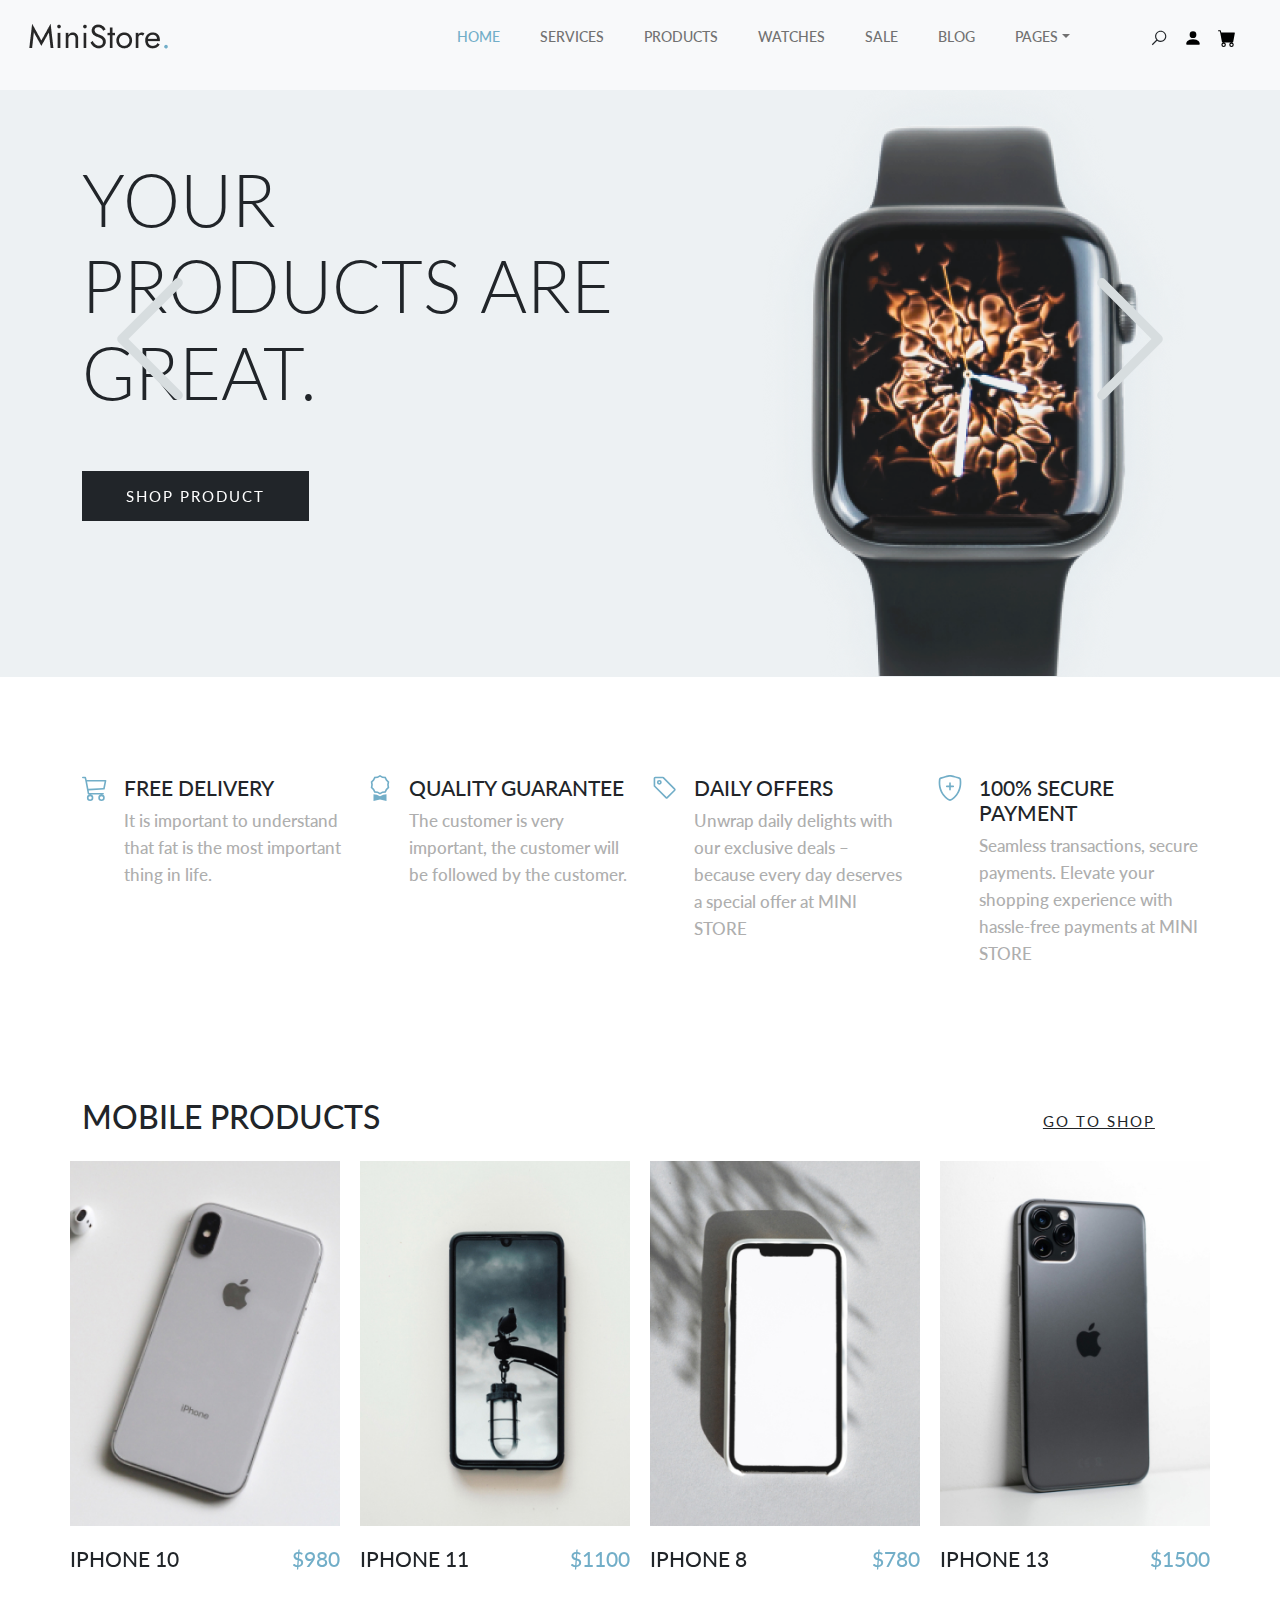
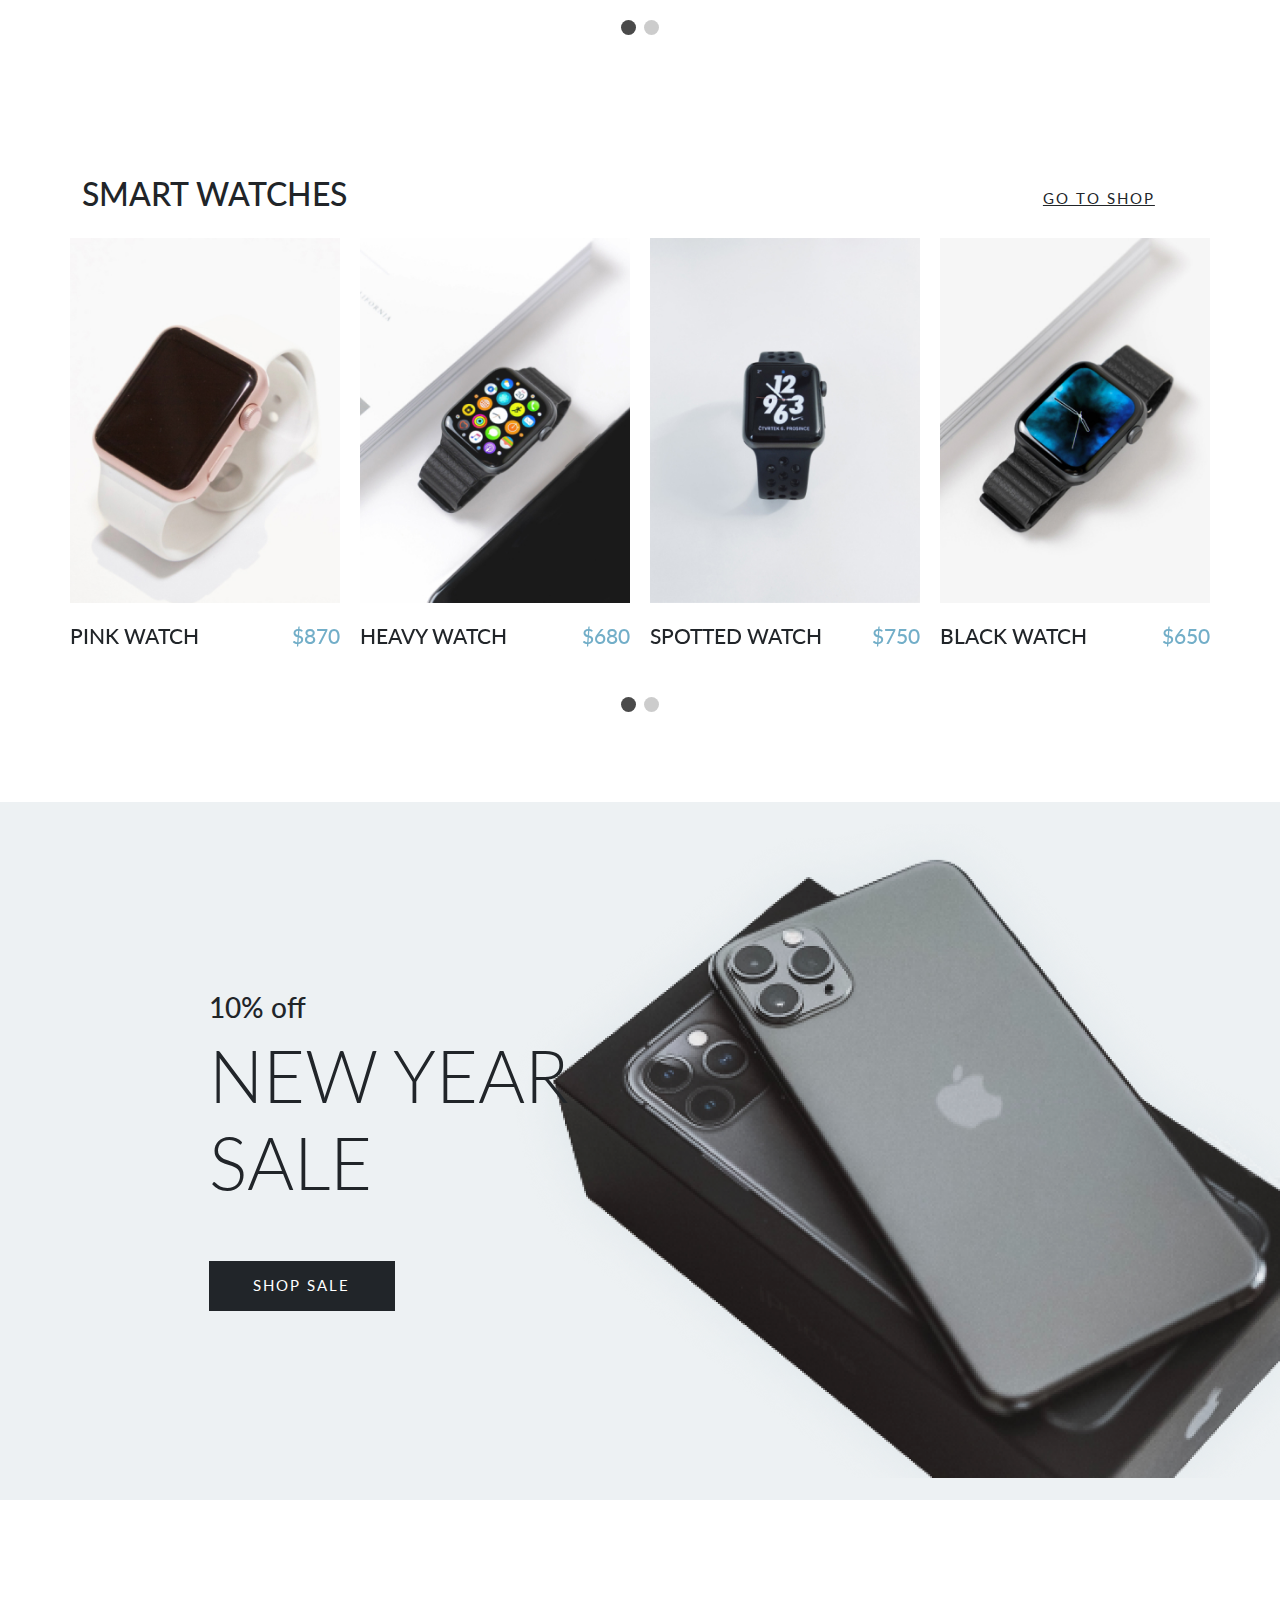
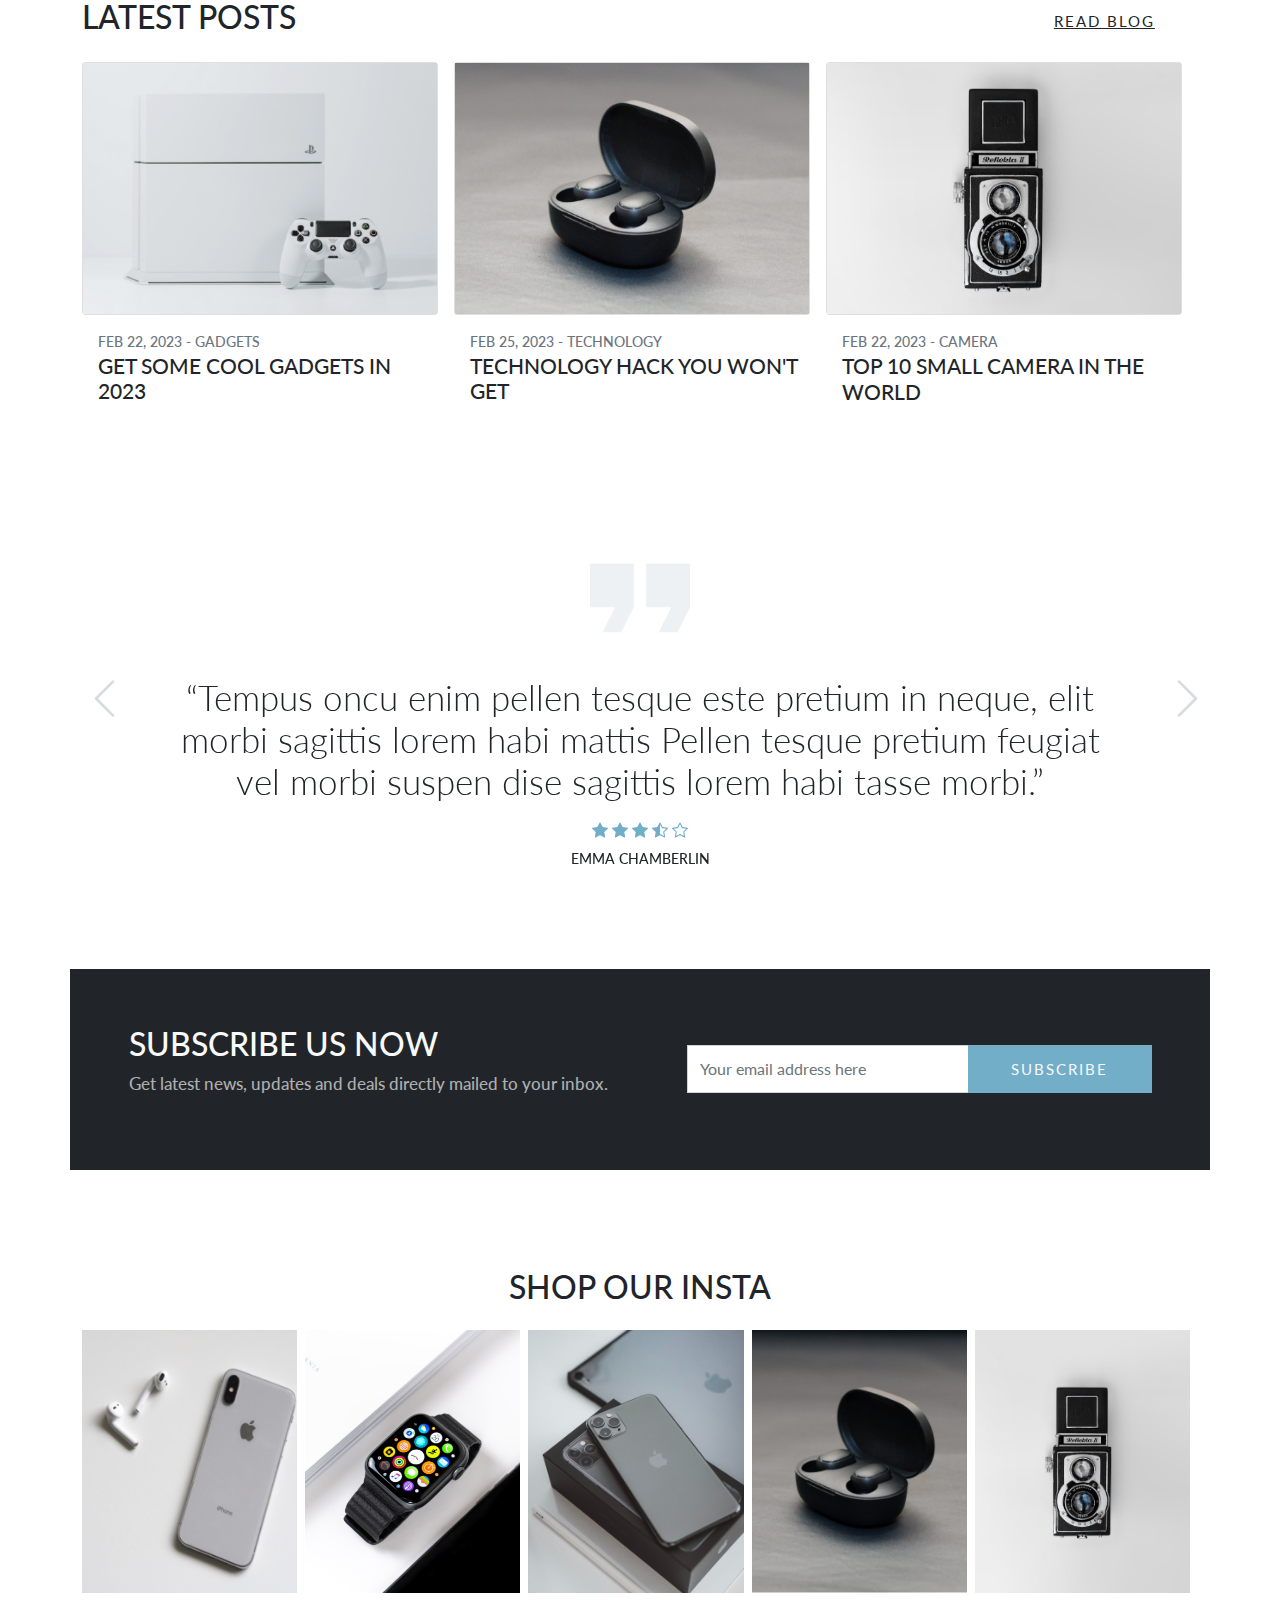
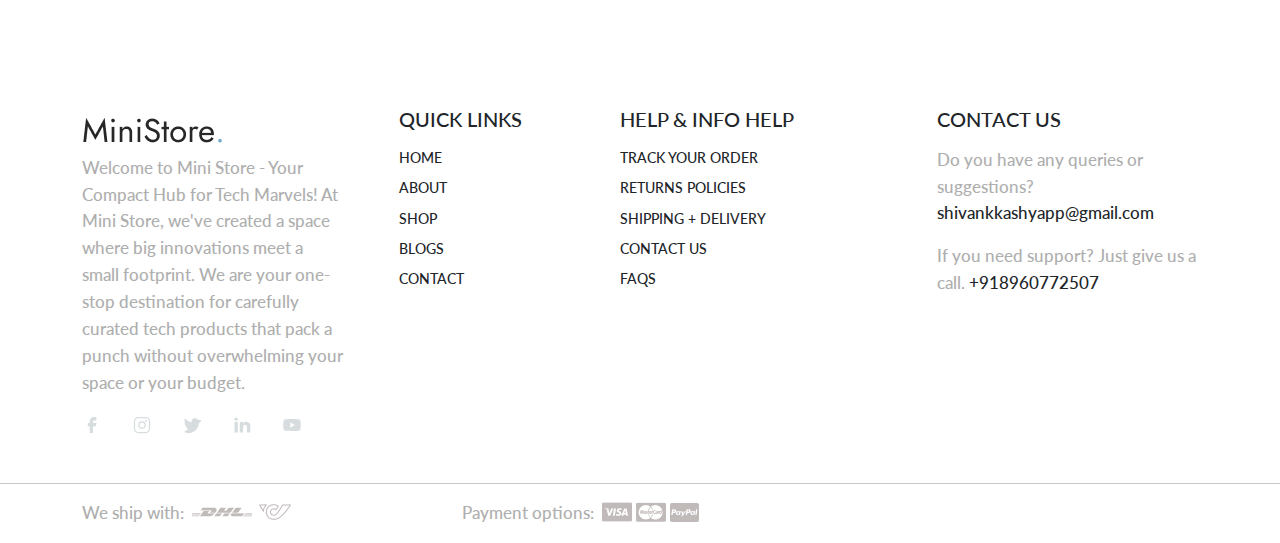
<file: index.html>
<!DOCTYPE html>
<html>
  <head>
    <title>Ministore</title>
    <meta charset="utf-8">
    <meta http-equiv="X-UA-Compatible" content="IE=edge">
    <meta name="viewport" content="width=device-width, initial-scale=1.0">
    <meta name="format-detection" content="telephone=no">
    <meta name="apple-mobile-web-app-capable" content="yes">
    <meta name="author" content="">
    <meta name="keywords" content="">
    <meta name="description" content="">
    <link rel="stylesheet" type="text/css" href="css/bootstrap.min.css">
    <link rel="stylesheet" type="text/css" href="style.css">
    <link rel="stylesheet" href="https://cdn.jsdelivr.net/npm/swiper@9/swiper-bundle.min.css" />
    <link rel="preconnect" href="https://fonts.googleapis.com">
    <link rel="preconnect" href="https://fonts.gstatic.com" crossorigin>
    <link href="https://fonts.googleapis.com/css2?family=Jost:wght@300;400;500&family=Lato:wght@300;400;700&display=swap" rel="stylesheet">
    <!-- script
    ================================================== -->
    <script src="js/modernizr.js"></script>
  </head>
  <body data-bs-spy="scroll" data-bs-target="#navbar" data-bs-root-margin="0px 0px -40%" data-bs-smooth-scroll="true" tabindex="0">
    <svg xmlns="http://www.w3.org/2000/svg" style="display: none;">
      <symbol id="search" xmlns="http://www.w3.org/2000/svg" viewBox="0 0 32 32">
        <title>Search</title>
        <path fill="currentColor" d="M19 3C13.488 3 9 7.488 9 13c0 2.395.84 4.59 2.25 6.313L3.281 27.28l1.439 1.44l7.968-7.969A9.922 9.922 0 0 0 19 23c5.512 0 10-4.488 10-10S24.512 3 19 3zm0 2c4.43 0 8 3.57 8 8s-3.57 8-8 8s-8-3.57-8-8s3.57-8 8-8z" />
      </symbol>
      <symbol xmlns="http://www.w3.org/2000/svg" id="user" viewBox="0 0 16 16">
        <path d="M3 14s-1 0-1-1 1-4 6-4 6 3 6 4-1 1-1 1H3Zm5-6a3 3 0 1 0 0-6 3 3 0 0 0 0 6Z" />
      </symbol>
      <symbol xmlns="http://www.w3.org/2000/svg" id="cart" viewBox="0 0 16 16">
        <path d="M0 1.5A.5.5 0 0 1 .5 1H2a.5.5 0 0 1 .485.379L2.89 3H14.5a.5.5 0 0 1 .491.592l-1.5 8A.5.5 0 0 1 13 12H4a.5.5 0 0 1-.491-.408L2.01 3.607 1.61 2H.5a.5.5 0 0 1-.5-.5zM5 12a2 2 0 1 0 0 4 2 2 0 0 0 0-4zm7 0a2 2 0 1 0 0 4 2 2 0 0 0 0-4zm-7 1a1 1 0 1 1 0 2 1 1 0 0 1 0-2zm7 0a1 1 0 1 1 0 2 1 1 0 0 1 0-2z" />
      </symbol>
      <svg xmlns="http://www.w3.org/2000/svg" id="chevron-left" viewBox="0 0 16 16">
        <path fill-rule="evenodd" d="M11.354 1.646a.5.5 0 0 1 0 .708L5.707 8l5.647 5.646a.5.5 0 0 1-.708.708l-6-6a.5.5 0 0 1 0-.708l6-6a.5.5 0 0 1 .708 0z" />
      </svg>
      <symbol xmlns="http://www.w3.org/2000/svg" id="chevron-right" viewBox="0 0 16 16">
        <path fill-rule="evenodd" d="M4.646 1.646a.5.5 0 0 1 .708 0l6 6a.5.5 0 0 1 0 .708l-6 6a.5.5 0 0 1-.708-.708L10.293 8 4.646 2.354a.5.5 0 0 1 0-.708z" />
      </symbol>
      <symbol xmlns="http://www.w3.org/2000/svg" id="cart-outline" viewBox="0 0 16 16">
        <path d="M0 1.5A.5.5 0 0 1 .5 1H2a.5.5 0 0 1 .485.379L2.89 3H14.5a.5.5 0 0 1 .49.598l-1 5a.5.5 0 0 1-.465.401l-9.397.472L4.415 11H13a.5.5 0 0 1 0 1H4a.5.5 0 0 1-.491-.408L2.01 3.607 1.61 2H.5a.5.5 0 0 1-.5-.5zM3.102 4l.84 4.479 9.144-.459L13.89 4H3.102zM5 12a2 2 0 1 0 0 4 2 2 0 0 0 0-4zm7 0a2 2 0 1 0 0 4 2 2 0 0 0 0-4zm-7 1a1 1 0 1 1 0 2 1 1 0 0 1 0-2zm7 0a1 1 0 1 1 0 2 1 1 0 0 1 0-2z" />
      </symbol>
      <symbol xmlns="http://www.w3.org/2000/svg" id="quality" viewBox="0 0 16 16">
        <path d="M9.669.864 8 0 6.331.864l-1.858.282-.842 1.68-1.337 1.32L2.6 6l-.306 1.854 1.337 1.32.842 1.68 1.858.282L8 12l1.669-.864 1.858-.282.842-1.68 1.337-1.32L13.4 6l.306-1.854-1.337-1.32-.842-1.68L9.669.864zm1.196 1.193.684 1.365 1.086 1.072L12.387 6l.248 1.506-1.086 1.072-.684 1.365-1.51.229L8 10.874l-1.355-.702-1.51-.229-.684-1.365-1.086-1.072L3.614 6l-.25-1.506 1.087-1.072.684-1.365 1.51-.229L8 1.126l1.356.702 1.509.229z" />
        <path d="M4 11.794V16l4-1 4 1v-4.206l-2.018.306L8 13.126 6.018 12.1 4 11.794z" />
      </symbol>
      <symbol xmlns="http://www.w3.org/2000/svg" id="price-tag" viewBox="0 0 16 16">
        <path d="M6 4.5a1.5 1.5 0 1 1-3 0 1.5 1.5 0 0 1 3 0zm-1 0a.5.5 0 1 0-1 0 .5.5 0 0 0 1 0z" />
        <path d="M2 1h4.586a1 1 0 0 1 .707.293l7 7a1 1 0 0 1 0 1.414l-4.586 4.586a1 1 0 0 1-1.414 0l-7-7A1 1 0 0 1 1 6.586V2a1 1 0 0 1 1-1zm0 5.586 7 7L13.586 9l-7-7H2v4.586z" />
      </symbol>
      <symbol xmlns="http://www.w3.org/2000/svg" id="shield-plus" viewBox="0 0 16 16">
        <path d="M5.338 1.59a61.44 61.44 0 0 0-2.837.856.481.481 0 0 0-.328.39c-.554 4.157.726 7.19 2.253 9.188a10.725 10.725 0 0 0 2.287 2.233c.346.244.652.42.893.533.12.057.218.095.293.118a.55.55 0 0 0 .101.025.615.615 0 0 0 .1-.025c.076-.023.174-.061.294-.118.24-.113.547-.29.893-.533a10.726 10.726 0 0 0 2.287-2.233c1.527-1.997 2.807-5.031 2.253-9.188a.48.48 0 0 0-.328-.39c-.651-.213-1.75-.56-2.837-.855C9.552 1.29 8.531 1.067 8 1.067c-.53 0-1.552.223-2.662.524zM5.072.56C6.157.265 7.31 0 8 0s1.843.265 2.928.56c1.11.3 2.229.655 2.887.87a1.54 1.54 0 0 1 1.044 1.262c.596 4.477-.787 7.795-2.465 9.99a11.775 11.775 0 0 1-2.517 2.453 7.159 7.159 0 0 1-1.048.625c-.28.132-.581.24-.829.24s-.548-.108-.829-.24a7.158 7.158 0 0 1-1.048-.625 11.777 11.777 0 0 1-2.517-2.453C1.928 10.487.545 7.169 1.141 2.692A1.54 1.54 0 0 1 2.185 1.43 62.456 62.456 0 0 1 5.072.56z" />
        <path d="M8 4.5a.5.5 0 0 1 .5.5v1.5H10a.5.5 0 0 1 0 1H8.5V9a.5.5 0 0 1-1 0V7.5H6a.5.5 0 0 1 0-1h1.5V5a.5.5 0 0 1 .5-.5z" />
      </symbol>
      <symbol xmlns="http://www.w3.org/2000/svg" id="star-fill" viewBox="0 0 16 16">
        <path d="M3.612 15.443c-.386.198-.824-.149-.746-.592l.83-4.73L.173 6.765c-.329-.314-.158-.888.283-.95l4.898-.696L7.538.792c.197-.39.73-.39.927 0l2.184 4.327 4.898.696c.441.062.612.636.282.95l-3.522 3.356.83 4.73c.078.443-.36.79-.746.592L8 13.187l-4.389 2.256z" />
      </symbol>
      <symbol xmlns="http://www.w3.org/2000/svg" id="star-empty" viewBox="0 0 16 16">
        <path d="M2.866 14.85c-.078.444.36.791.746.593l4.39-2.256 4.389 2.256c.386.198.824-.149.746-.592l-.83-4.73 3.522-3.356c.33-.314.16-.888-.282-.95l-4.898-.696L8.465.792a.513.513 0 0 0-.927 0L5.354 5.12l-4.898.696c-.441.062-.612.636-.283.95l3.523 3.356-.83 4.73zm4.905-2.767-3.686 1.894.694-3.957a.565.565 0 0 0-.163-.505L1.71 6.745l4.052-.576a.525.525 0 0 0 .393-.288L8 2.223l1.847 3.658a.525.525 0 0 0 .393.288l4.052.575-2.906 2.77a.565.565 0 0 0-.163.506l.694 3.957-3.686-1.894a.503.503 0 0 0-.461 0z" />
      </symbol>
      <symbol xmlns="http://www.w3.org/2000/svg" id="star-half" viewBox="0 0 16 16">
        <path d="M5.354 5.119 7.538.792A.516.516 0 0 1 8 .5c.183 0 .366.097.465.292l2.184 4.327 4.898.696A.537.537 0 0 1 16 6.32a.548.548 0 0 1-.17.445l-3.523 3.356.83 4.73c.078.443-.36.79-.746.592L8 13.187l-4.389 2.256a.52.52 0 0 1-.146.05c-.342.06-.668-.254-.6-.642l.83-4.73L.173 6.765a.55.55 0 0 1-.172-.403.58.58 0 0 1 .085-.302.513.513 0 0 1 .37-.245l4.898-.696zM8 12.027a.5.5 0 0 1 .232.056l3.686 1.894-.694-3.957a.565.565 0 0 1 .162-.505l2.907-2.77-4.052-.576a.525.525 0 0 1-.393-.288L8.001 2.223 8 2.226v9.8z" />
      </symbol>
      <symbol xmlns="http://www.w3.org/2000/svg" id="quote" viewBox="0 0 24 24">
        <path fill="currentColor" d="m15 17l2-4h-4V6h7v7l-2 4h-3Zm-9 0l2-4H4V6h7v7l-2 4H6Z" />
      </symbol>
      <symbol xmlns="http://www.w3.org/2000/svg" id="facebook" viewBox="0 0 24 24">
        <path fill="currentColor" d="M9.198 21.5h4v-8.01h3.604l.396-3.98h-4V7.5a1 1 0 0 1 1-1h3v-4h-3a5 5 0 0 0-5 5v2.01h-2l-.396 3.98h2.396v8.01Z" />
      </symbol>
      <symbol xmlns="http://www.w3.org/2000/svg" id="youtube" viewBox="0 0 32 32">
        <path fill="currentColor" d="M29.41 9.26a3.5 3.5 0 0 0-2.47-2.47C24.76 6.2 16 6.2 16 6.2s-8.76 0-10.94.59a3.5 3.5 0 0 0-2.47 2.47A36.13 36.13 0 0 0 2 16a36.13 36.13 0 0 0 .59 6.74a3.5 3.5 0 0 0 2.47 2.47c2.18.59 10.94.59 10.94.59s8.76 0 10.94-.59a3.5 3.5 0 0 0 2.47-2.47A36.13 36.13 0 0 0 30 16a36.13 36.13 0 0 0-.59-6.74ZM13.2 20.2v-8.4l7.27 4.2Z" />
      </symbol>
      <symbol xmlns="http://www.w3.org/2000/svg" id="twitter" viewBox="0 0 256 256">
        <path fill="currentColor" d="m245.66 77.66l-29.9 29.9C209.72 177.58 150.67 232 80 232c-14.52 0-26.49-2.3-35.58-6.84c-7.33-3.67-10.33-7.6-11.08-8.72a8 8 0 0 1 3.85-11.93c.26-.1 24.24-9.31 39.47-26.84a110.93 110.93 0 0 1-21.88-24.2c-12.4-18.41-26.28-50.39-22-98.18a8 8 0 0 1 13.65-4.92c.35.35 33.28 33.1 73.54 43.72V88a47.87 47.87 0 0 1 14.36-34.3A46.87 46.87 0 0 1 168.1 40a48.66 48.66 0 0 1 41.47 24H240a8 8 0 0 1 5.66 13.66Z" />
      </symbol>
      <symbol xmlns="http://www.w3.org/2000/svg" id="instagram" viewBox="0 0 256 256">
        <path fill="currentColor" d="M128 80a48 48 0 1 0 48 48a48.05 48.05 0 0 0-48-48Zm0 80a32 32 0 1 1 32-32a32 32 0 0 1-32 32Zm48-136H80a56.06 56.06 0 0 0-56 56v96a56.06 56.06 0 0 0 56 56h96a56.06 56.06 0 0 0 56-56V80a56.06 56.06 0 0 0-56-56Zm40 152a40 40 0 0 1-40 40H80a40 40 0 0 1-40-40V80a40 40 0 0 1 40-40h96a40 40 0 0 1 40 40ZM192 76a12 12 0 1 1-12-12a12 12 0 0 1 12 12Z" />
      </symbol>
      <symbol xmlns="http://www.w3.org/2000/svg" id="linkedin" viewBox="0 0 24 24">
        <path fill="currentColor" d="M6.94 5a2 2 0 1 1-4-.002a2 2 0 0 1 4 .002zM7 8.48H3V21h4V8.48zm6.32 0H9.34V21h3.94v-6.57c0-3.66 4.77-4 4.77 0V21H22v-7.93c0-6.17-7.06-5.94-8.72-2.91l.04-1.68z" />
      </symbol>
      <symbol xmlns="http://www.w3.org/2000/svg" id="nav-icon" viewBox="0 0 16 16">
        <path d="M14 10.5a.5.5 0 0 0-.5-.5h-3a.5.5 0 0 0 0 1h3a.5.5 0 0 0 .5-.5zm0-3a.5.5 0 0 0-.5-.5h-7a.5.5 0 0 0 0 1h7a.5.5 0 0 0 .5-.5zm0-3a.5.5 0 0 0-.5-.5h-11a.5.5 0 0 0 0 1h11a.5.5 0 0 0 .5-.5z" />
      </symbol>
      <symbol xmlns="http://www.w3.org/2000/svg" id="close" viewBox="0 0 16 16">
        <path d="M2.146 2.854a.5.5 0 1 1 .708-.708L8 7.293l5.146-5.147a.5.5 0 0 1 .708.708L8.707 8l5.147 5.146a.5.5 0 0 1-.708.708L8 8.707l-5.146 5.147a.5.5 0 0 1-.708-.708L7.293 8 2.146 2.854Z" />
      </symbol>
      <symbol xmlns="http://www.w3.org/2000/svg" id="navbar-icon" viewBox="0 0 16 16">
        <path d="M14 10.5a.5.5 0 0 0-.5-.5h-3a.5.5 0 0 0 0 1h3a.5.5 0 0 0 .5-.5zm0-3a.5.5 0 0 0-.5-.5h-7a.5.5 0 0 0 0 1h7a.5.5 0 0 0 .5-.5zm0-3a.5.5 0 0 0-.5-.5h-11a.5.5 0 0 0 0 1h11a.5.5 0 0 0 .5-.5z" />
      </symbol>
    </svg>  

    <div class="search-popup">
        <div class="search-popup-container">

          <form role="search" method="get" class="search-form" action="">
            <input type="search" id="search-form" class="search-field" placeholder="Type and press enter" value="" name="s" />
            <button type="submit" class="search-submit"><svg class="search"><use xlink:href="#search"></use></svg></button>
          </form>

          <h5 class="cat-list-title">Browse Categories</h5>
          
          <ul class="cat-list">
            <li class="cat-list-item">
              <a href="#" title="Mobile Phones">Mobile Phones</a>
            </li>
            <li class="cat-list-item">
              <a href="#" title="Smart Watches">Smart Watches</a>
            </li>
            <li class="cat-list-item">
              <a href="#" title="Headphones">Headphones</a>
            </li>
            <li class="cat-list-item">
              <a href="#" title="Accessories">Accessories</a>
            </li>
            <li class="cat-list-item">
              <a href="#" title="Monitors">Monitors</a>
            </li>
            <li class="cat-list-item">
              <a href="#" title="Speakers">Speakers</a>
            </li>
            <li class="cat-list-item">
              <a href="#" title="Memory Cards">Memory Cards</a>
            </li>
          </ul>

        </div>
    </div>
    
    <header id="header" class="site-header header-scrolled position-fixed text-black bg-light">
      <nav id="header-nav" class="navbar navbar-expand-lg px-3 mb-3">
        <div class="container-fluid">
          <a class="navbar-brand" href="index.html">
            <img src="images/main-logo.png" class="logo">
          </a>
          <button class="navbar-toggler d-flex d-lg-none order-3 p-2" type="button" data-bs-toggle="offcanvas" data-bs-target="#bdNavbar" aria-controls="bdNavbar" aria-expanded="false" aria-label="Toggle navigation">
            <svg class="navbar-icon">
              <use xlink:href="#navbar-icon"></use>
            </svg>
          </button>
          <div class="offcanvas offcanvas-end" tabindex="-1" id="bdNavbar" aria-labelledby="bdNavbarOffcanvasLabel">
            <div class="offcanvas-header px-4 pb-0">
              <a class="navbar-brand" href="index.html">
                <img src="images/main-logo.png" class="logo">
              </a>
              <button type="button" class="btn-close btn-close-black" data-bs-dismiss="offcanvas" aria-label="Close" data-bs-target="#bdNavbar"></button>
            </div>
            <div class="offcanvas-body">
              <ul id="navbar" class="navbar-nav text-uppercase justify-content-end align-items-center flex-grow-1 pe-3">
                <li class="nav-item">
                  <a class="nav-link me-4 active" href="#billboard">Home</a>
                </li>
                <li class="nav-item">
                  <a class="nav-link me-4" href="#company-services">Services</a>
                </li>
                <li class="nav-item">
                  <a class="nav-link me-4" href="#mobile-products">Products</a>
                </li>
                <li class="nav-item">
                  <a class="nav-link me-4" href="#smart-watches">Watches</a>
                </li>
                <li class="nav-item">
                  <a class="nav-link me-4" href="#yearly-sale">Sale</a>
                </li>
                <li class="nav-item">
                  <a class="nav-link me-4" href="#latest-blog">Blog</a>
                </li>
                <li class="nav-item dropdown">
                  <a class="nav-link me-4 dropdown-toggle link-dark" data-bs-toggle="dropdown" href="#" role="button" aria-expanded="false">Pages</a>
                  <ul class="dropdown-menu">
                    <li>
                      <a href="about.html" class="dropdown-item">About</a>
                    </li>
                    <li>
                      <a href="login.html" class="dropdown-item">Login</a>
                    </li>
                    <li>
                      <a href="shop.html" class="dropdown-item">Shop</a>
                    </li>
                    <li>
                      <a href="cart.html" class="dropdown-item">Cart</a>
                    </li>
                    <li>
                      <a href="checkout.html" class="dropdown-item">Checkout</a>
                    </li>
                    <li>
                      <a href="single-post.html" class="dropdown-item">Single Post</a>
                    </li>
                    <li>
                      <a href="single-product.html" class="dropdown-item">Single Product</a>
                    </li>
                    <li>
                      <a href="contact.html" class="dropdown-item">Contact</a>
                    </li>
                  </ul>
                </li>
                <li class="nav-item">
                  <div class="user-items ps-5">
                    <ul class="d-flex justify-content-end list-unstyled">
                      <li class="search-item pe-3">
                        <a href="#" class="search-button">
                          <svg class="search">
                            <use xlink:href="#search"></use>
                          </svg>
                        </a>
                      </li>
                      <li class="pe-3">
                        <a href="#">
                          <svg class="user">
                            <use xlink:href="#user"></use>
                          </svg>
                        </a>
                      </li>
                      <li>
                        <a href="cart.html">
                          <svg class="cart">
                            <use xlink:href="#cart"></use>
                          </svg>
                        </a>
                      </li>
                    </ul>
                  </div>
                </li>
              </ul>
            </div>
          </div>
        </div>
      </nav>
    </header>
    <section id="billboard" class="position-relative overflow-hidden bg-light-blue">
      <div class="swiper main-swiper">
        <div class="swiper-wrapper">
          <div class="swiper-slide">
            <div class="container">
              <div class="row d-flex align-items-center">
                <div class="col-md-6">
                  <div class="banner-content">
                    <h1 class="display-2 text-uppercase text-dark pb-5">Your Products Are Great.</h1>
                    <a href="shop.html" class="btn btn-medium btn-dark text-uppercase btn-rounded-none">Shop Product</a>
                  </div>
                </div>
                <div class="col-md-5">
                  <div class="image-holder">
                    <img src="images/banner-image.png" alt="banner">
                  </div>
                </div>
              </div>
            </div>
          </div>
          <div class="swiper-slide">
            <div class="container">
              <div class="row d-flex flex-wrap align-items-center">
                <div class="col-md-6">
                  <div class="banner-content">
                    <h1 class="display-2 text-uppercase text-dark pb-5">Technology Hack You Won't Get</h1>
                    <a href="shop.html" class="btn btn-medium btn-dark text-uppercase btn-rounded-none">Shop Product</a>
                  </div>
                </div>
                <div class="col-md-5">
                  <div class="image-holder">
                    <img src="images/banner-image.png" alt="banner">
                  </div>
                </div>
              </div>
            </div>
          </div>
        </div>
      </div>
      <div class="swiper-icon swiper-arrow swiper-arrow-prev">
        <svg class="chevron-left">
          <use xlink:href="#chevron-left" />
        </svg>
      </div>
      <div class="swiper-icon swiper-arrow swiper-arrow-next">
        <svg class="chevron-right">
          <use xlink:href="#chevron-right" />
        </svg>
      </div>
    </section>
    <section id="company-services" class="padding-large">
      <div class="container">
        <div class="row">
          <div class="col-lg-3 col-md-6 pb-3">
            <div class="icon-box d-flex">
              <div class="icon-box-icon pe-3 pb-3">
                <svg class="cart-outline">
                  <use xlink:href="#cart-outline" />
                </svg>
              </div>
              <div class="icon-box-content">
                <h3 class="card-title text-uppercase text-dark">Free delivery</h3>
                <p>It is important to understand that fat is the most important thing in life.</p>
              </div>
            </div>
          </div>
          <div class="col-lg-3 col-md-6 pb-3">
            <div class="icon-box d-flex">
              <div class="icon-box-icon pe-3 pb-3">
                <svg class="quality">
                  <use xlink:href="#quality" />
                </svg>
              </div>
              <div class="icon-box-content">
                <h3 class="card-title text-uppercase text-dark">Quality guarantee</h3>
                <p>The customer is very important, the customer will be followed by the customer.</p>
              </div>
            </div>
          </div>
          <div class="col-lg-3 col-md-6 pb-3">
            <div class="icon-box d-flex">
              <div class="icon-box-icon pe-3 pb-3">
                <svg class="price-tag">
                  <use xlink:href="#price-tag" />
                </svg>
              </div>
              <div class="icon-box-content">
                <h3 class="card-title text-uppercase text-dark">Daily offers</h3>
                <p>Unwrap daily delights with our exclusive deals – because every day deserves a special offer at MINI STORE</p>
              </div>
            </div>
          </div>
          <div class="col-lg-3 col-md-6 pb-3">
            <div class="icon-box d-flex">
              <div class="icon-box-icon pe-3 pb-3">
                <svg class="shield-plus">
                  <use xlink:href="#shield-plus" />
                </svg>
              </div>
              <div class="icon-box-content">
                <h3 class="card-title text-uppercase text-dark">100% secure payment</h3>
                <p>Seamless transactions, secure payments. Elevate your shopping experience with hassle-free payments at MINI STORE</p>
              </div>
            </div>
          </div>
        </div>
      </div>
    </section>
    <section id="mobile-products" class="product-store position-relative padding-large no-padding-top">
      <div class="container">
        <div class="row">
          <div class="display-header d-flex justify-content-between pb-3">
            <h2 class="display-7 text-dark text-uppercase">Mobile Products</h2>
            <div class="btn-right">
              <a href="shop.html" class="btn btn-medium btn-normal text-uppercase">Go to Shop</a>
            </div>
          </div>
          <div class="swiper product-swiper">
            <div class="swiper-wrapper">
              <div class="swiper-slide">
                <div class="product-card position-relative">
                  <div class="image-holder">
                    <img src="images/product-item1.jpg" alt="product-item" class="img-fluid">
                  </div>
                  <div class="cart-concern position-absolute">
                    <div class="cart-button d-flex">
                      <a href="#" class="btn btn-medium btn-black">Add to Cart<svg class="cart-outline"><use xlink:href="#cart-outline"></use></svg></a>
                    </div>
                  </div>
                  <div class="card-detail d-flex justify-content-between align-items-baseline pt-3">
                    <h3 class="card-title text-uppercase">
                      <a href="#">Iphone 10</a>
                    </h3>
                    <span class="item-price text-primary">$980</span>
                  </div>
                </div>
              </div>
              <div class="swiper-slide">
                <div class="product-card position-relative">
                  <div class="image-holder">
                    <img src="images/product-item2.jpg" alt="product-item" class="img-fluid">
                  </div>
                  <div class="cart-concern position-absolute">
                    <div class="cart-button d-flex">
                      <a href="#" class="btn btn-medium btn-black">Add to Cart<svg class="cart-outline"><use xlink:href="#cart-outline"></use></svg></a>
                    </div>
                  </div>
                  <div class="card-detail d-flex justify-content-between align-items-baseline pt-3">
                    <h3 class="card-title text-uppercase">
                      <a href="#">Iphone 11</a>
                    </h3>
                    <span class="item-price text-primary">$1100</span>
                  </div>
                </div>
              </div>
              <div class="swiper-slide">
                <div class="product-card position-relative">
                  <div class="image-holder">
                    <img src="images/product-item3.jpg" alt="product-item" class="img-fluid">
                  </div>
                  <div class="cart-concern position-absolute">
                    <div class="cart-button d-flex">
                      <a href="#" class="btn btn-medium btn-black">Add to Cart<svg class="cart-outline"><use xlink:href="#cart-outline"></use></svg></a>
                    </div>
                  </div>
                  <div class="card-detail d-flex justify-content-between align-items-baseline pt-3">
                    <h3 class="card-title text-uppercase">
                      <a href="#">Iphone 8</a>
                    </h3>
                    <span class="item-price text-primary">$780</span>
                  </div>
                </div>
              </div>
              <div class="swiper-slide">
                <div class="product-card position-relative">
                  <div class="image-holder">
                    <img src="images/product-item4.jpg" alt="product-item" class="img-fluid">
                  </div>
                  <div class="cart-concern position-absolute">
                    <div class="cart-button d-flex">
                      <a href="#" class="btn btn-medium btn-black">Add to Cart<svg class="cart-outline"><use xlink:href="#cart-outline"></use></svg></a>
                    </div>
                  </div>
                  <div class="card-detail d-flex justify-content-between align-items-baseline pt-3">
                    <h3 class="card-title text-uppercase">
                      <a href="#">Iphone 13</a>
                    </h3>
                    <span class="item-price text-primary">$1500</span>
                  </div>
                </div>
              </div>
              <div class="swiper-slide">
                <div class="product-card position-relative">
                  <div class="image-holder">
                    <img src="images/product-item5.jpg" alt="product-item" class="img-fluid">
                  </div>
                  <div class="cart-concern position-absolute">
                    <div class="cart-button d-flex">
                      <a href="#" class="btn btn-medium btn-black">Add to Cart<svg class="cart-outline"><use xlink:href="#cart-outline"></use></svg></a>
                    </div>
                  </div>
                  <div class="card-detail d-flex justify-content-between align-items-baseline pt-3">
                    <h3 class="card-title text-uppercase">
                      <a href="#">Iphone 12</a>
                    </h3>
                    <span class="item-price text-primary">$1300</span>
                  </div>
                </div>
              </div>
            </div>
          </div>
        </div>
      </div>
      <div class="swiper-pagination position-absolute text-center"></div>
    </section>
    <section id="smart-watches" class="product-store padding-large position-relative">
      <div class="container">
        <div class="row">
          <div class="display-header d-flex justify-content-between pb-3">
            <h2 class="display-7 text-dark text-uppercase">Smart Watches</h2>
            <div class="btn-right">
              <a href="shop.html" class="btn btn-medium btn-normal text-uppercase">Go to Shop</a>
            </div>
          </div>
          <div class="swiper product-watch-swiper">
            <div class="swiper-wrapper">
              <div class="swiper-slide">
                <div class="product-card position-relative">
                  <div class="image-holder">
                    <img src="images/product-item6.jpg" alt="product-item" class="img-fluid">
                  </div>
                  <div class="cart-concern position-absolute">
                    <div class="cart-button d-flex">
                      <a href="#" class="btn btn-medium btn-black">Add to Cart<svg class="cart-outline"><use xlink:href="#cart-outline"></use></svg></a>
                    </div>
                  </div>
                  <div class="card-detail d-flex justify-content-between align-items-baseline pt-3">
                    <h3 class="card-title text-uppercase">
                      <a href="#">Pink watch</a>
                    </h3>
                    <span class="item-price text-primary">$870</span>
                  </div>
                </div>
              </div>
              <div class="swiper-slide">
                <div class="product-card position-relative">
                  <div class="image-holder">
                    <img src="images/product-item7.jpg" alt="product-item" class="img-fluid">
                  </div>
                  <div class="cart-concern position-absolute">
                    <div class="cart-button d-flex">
                      <a href="#" class="btn btn-medium btn-black">Add to Cart<svg class="cart-outline"><use xlink:href="#cart-outline"></use></svg></a>
                    </div>
                  </div>
                  <div class="card-detail d-flex justify-content-between align-items-baseline pt-3">
                    <h3 class="card-title text-uppercase">
                      <a href="#">Heavy watch</a>
                    </h3>
                    <span class="item-price text-primary">$680</span>
                  </div>
                </div>
              </div>
              <div class="swiper-slide">
                <div class="product-card position-relative">
                  <div class="image-holder">
                    <img src="images/product-item8.jpg" alt="product-item" class="img-fluid">
                  </div>
                  <div class="cart-concern position-absolute">
                    <div class="cart-button d-flex">
                      <a href="#" class="btn btn-medium btn-black">Add to Cart<svg class="cart-outline"><use xlink:href="#cart-outline"></use></svg></a>
                    </div>
                  </div>
                  <div class="card-detail d-flex justify-content-between align-items-baseline pt-3">
                    <h3 class="card-title text-uppercase">
                      <a href="#">spotted watch</a>
                    </h3>
                    <span class="item-price text-primary">$750</span>
                  </div>
                </div>
              </div>
              <div class="swiper-slide">
                <div class="product-card position-relative">
                  <div class="image-holder">
                    <img src="images/product-item9.jpg" alt="product-item" class="img-fluid">
                  </div>
                  <div class="cart-concern position-absolute">
                    <div class="cart-button d-flex">
                      <a href="#" class="btn btn-medium btn-black">Add to Cart<svg class="cart-outline"><use xlink:href="#cart-outline"></use></svg></a>
                    </div>
                  </div>
                  <div class="card-detail d-flex justify-content-between align-items-baseline pt-3">
                    <h3 class="card-title text-uppercase">
                      <a href="#">black watch</a>
                    </h3>
                    <span class="item-price text-primary">$650</span>
                  </div>
                </div>
              </div>
              <div class="swiper-slide">
                <div class="product-card position-relative">
                  <div class="image-holder">
                    <img src="images/product-item10.jpg" alt="product-item" class="img-fluid">
                  </div>
                  <div class="cart-concern position-absolute">
                    <div class="cart-button d-flex">
                      <a href="#" class="btn btn-medium btn-black">Add to Cart<svg class="cart-outline"><use xlink:href="#cart-outline"></use></svg></a>
                    </div>
                  </div>
                  <div class="card-detail d-flex justify-content-between pt-3">
                    <h3 class="card-title text-uppercase">
                      <a href="#">black watch</a>
                    </h3>
                    <span class="item-price text-primary">$750</span>
                  </div>
                </div>
              </div>
            </div>
          </div>
        </div>
      </div>
      <div class="swiper-pagination position-absolute text-center"></div>
    </section>
    <section id="yearly-sale" class="bg-light-blue overflow-hidden mt-5 padding-xlarge" style="background-image: url('images/single-image1.png');background-position: right; background-repeat: no-repeat;">
      <div class="row d-flex flex-wrap align-items-center">
        <div class="col-md-6 col-sm-12">
          <div class="text-content offset-4 padding-medium">
            <h3>10% off</h3>
            <h2 class="display-2 pb-5 text-uppercase text-dark">New year sale</h2>
            <a href="shop.html" class="btn btn-medium btn-dark text-uppercase btn-rounded-none">Shop Sale</a>
          </div>
        </div>
        <div class="col-md-6 col-sm-12">
          
        </div>
      </div>
    </section>
    <section id="latest-blog" class="padding-large">
      <div class="container">
        <div class="row">
          <div class="display-header d-flex justify-content-between pb-3">
            <h2 class="display-7 text-dark text-uppercase">Latest Posts</h2>
            <div class="btn-right">
              <a href="blog.html" class="btn btn-medium btn-normal text-uppercase">Read Blog</a>
            </div>
          </div>
          <div class="post-grid d-flex flex-wrap justify-content-between">
            <div class="col-lg-4 col-sm-12">
              <div class="card border-none me-3">
                <div class="card-image">
                  <img src="images/post-item1.jpg" alt="" class="img-fluid">
                </div>
              </div>
              <div class="card-body text-uppercase">
                <div class="card-meta text-muted">
                  <span class="meta-date">feb 22, 2023</span>
                  <span class="meta-category">- Gadgets</span>
                </div>
                <h3 class="card-title">
                  <a href="#">Get some cool gadgets in 2023</a>
                </h3>
              </div>
            </div>
            <div class="col-lg-4 col-sm-12">
              <div class="card border-none me-3">
                <div class="card-image">
                  <img src="images/post-item2.jpg" alt="" class="img-fluid">
                </div>
              </div>
              <div class="card-body text-uppercase">
                <div class="card-meta text-muted">
                  <span class="meta-date">feb 25, 2023</span>
                  <span class="meta-category">- Technology</span>
                </div>
                <h3 class="card-title">
                  <a href="#">Technology Hack You Won't Get</a>
                </h3>
              </div>
            </div>
            <div class="col-lg-4 col-sm-12">
              <div class="card border-none me-3">
                <div class="card-image">
                  <img src="images/post-item3.jpg" alt="" class="img-fluid">
                </div>
              </div>
              <div class="card-body text-uppercase">
                <div class="card-meta text-muted">
                  <span class="meta-date">feb 22, 2023</span>
                  <span class="meta-category">- Camera</span>
                </div>
                <h3 class="card-title">
                  <a href="#">Top 10 Small Camera In The World</a>
                </h3>
              </div>
            </div>
          </div>
        </div>
      </div>
    </section>
    <section id="testimonials" class="position-relative">
      <div class="container">
        <div class="row">
          <div class="review-content position-relative">
            <div class="swiper-icon swiper-arrow swiper-arrow-prev position-absolute d-flex align-items-center">
              <svg class="chevron-left">
                <use xlink:href="#chevron-left" />
              </svg>
            </div>
            <div class="swiper testimonial-swiper">
              <div class="quotation text-center">
                <svg class="quote">
                  <use xlink:href="#quote" />
                </svg>
              </div>
              <div class="swiper-wrapper">
                <div class="swiper-slide text-center d-flex justify-content-center">
                  <div class="review-item col-md-10">
                    <i class="icon icon-review"></i>
                    <blockquote>“Tempus oncu enim pellen tesque este pretium in neque, elit morbi sagittis lorem habi mattis Pellen tesque pretium feugiat vel morbi suspen dise sagittis lorem habi tasse morbi.”</blockquote>
                    <div class="rating">
                      <svg class="star star-fill">
                        <use xlink:href="#star-fill"></use>
                      </svg>
                      <svg class="star star-fill">
                        <use xlink:href="#star-fill"></use>
                      </svg>
                      <svg class="star star-fill">
                        <use xlink:href="#star-fill"></use>
                      </svg>
                      <svg class="star star-half">
                        <use xlink:href="#star-half"></use>
                      </svg>
                      <svg class="star star-empty">
                        <use xlink:href="#star-empty"></use>
                      </svg>
                    </div>
                    <div class="author-detail">
                      <div class="name text-dark text-uppercase pt-2">Emma Chamberlin</div>
                    </div>
                  </div>
                </div>
                <div class="swiper-slide text-center d-flex justify-content-center">
                  <div class="review-item col-md-10">
                    <i class="icon icon-review"></i>
                    <blockquote>“A blog is a digital publication that can complement a website or exist independently. A blog may include articles, short posts, listicles, infographics, videos, and other digital content.”</blockquote>
                    <div class="rating">
                      <svg class="star star-fill">
                        <use xlink:href="#star-fill"></use>
                      </svg>
                      <svg class="star star-fill">
                        <use xlink:href="#star-fill"></use>
                      </svg>
                      <svg class="star star-fill">
                        <use xlink:href="#star-fill"></use>
                      </svg>
                      <svg class="star star-half">
                        <use xlink:href="#star-half"></use>
                      </svg>
                      <svg class="star star-empty">
                        <use xlink:href="#star-empty"></use>
                      </svg>
                    </div>
                    <div class="author-detail">
                      <div class="name text-dark text-uppercase pt-2">Jennie Rose</div>
                    </div>
                  </div>
                </div>
              </div>
            </div>
            <div class="swiper-icon swiper-arrow swiper-arrow-next position-absolute d-flex align-items-center">
              <svg class="chevron-right">
                <use xlink:href="#chevron-right" />
              </svg>
            </div>
          </div>
        </div>
      </div>
      <div class="swiper-pagination"></div>
    </section>
    <section id="subscribe" class="container-grid padding-large position-relative overflow-hidden">
      <div class="container">
        <div class="row">
          <div class="subscribe-content bg-dark d-flex flex-wrap justify-content-center align-items-center padding-medium">
            <div class="col-md-6 col-sm-12">
              <div class="display-header pe-3">
                <h2 class="display-7 text-uppercase text-light">Subscribe Us Now</h2>
                <p>Get latest news, updates and deals directly mailed to your inbox.</p>
              </div>
            </div>
            <div class="col-md-5 col-sm-12">
              <form class="subscription-form validate">
                <div class="input-group flex-wrap">
                  <input class="form-control btn-rounded-none" type="email" name="EMAIL" placeholder="Your email address here" required="">
                  <button class="btn btn-medium btn-primary text-uppercase btn-rounded-none" type="submit" name="subscribe">Subscribe</button>
                </div>
              </form>
            </div>
          </div>
        </div>
      </div>
    </section>
    <section id="instagram" class="padding-large overflow-hidden no-padding-top">
      <div class="container">
        <div class="row">
          <div class="display-header text-uppercase text-dark text-center pb-3">
            <h2 class="display-7">Shop Our Insta</h2>
          </div>
          <div class="d-flex flex-wrap">
            <figure class="instagram-item pe-2">
              <a href="https://templatesjungle.com/" class="image-link position-relative">
                <img src="images/insta-item1.jpg" alt="instagram" class="insta-image">
                <div class="icon-overlay position-absolute d-flex justify-content-center">
                  <svg class="instagram">
                    <use xlink:href="#instagram"></use>
                  </svg>
                </div>
              </a>
            </figure>
            <figure class="instagram-item pe-2">
              <a href="https://templatesjungle.com/" class="image-link position-relative">
                <img src="images/insta-item2.jpg" alt="instagram" class="insta-image">
                <div class="icon-overlay position-absolute d-flex justify-content-center">
                  <svg class="instagram">
                    <use xlink:href="#instagram"></use>
                  </svg>
                </div>
              </a>
            </figure>
            <figure class="instagram-item pe-2">
              <a href="https://templatesjungle.com/" class="image-link position-relative">
                <img src="images/insta-item3.jpg" alt="instagram" class="insta-image">
                <div class="icon-overlay position-absolute d-flex justify-content-center">
                  <svg class="instagram">
                    <use xlink:href="#instagram"></use>
                  </svg>
                </div>
              </a>
            </figure>
            <figure class="instagram-item pe-2">
              <a href="https://templatesjungle.com/" class="image-link position-relative">
                <img src="images/insta-item4.jpg" alt="instagram" class="insta-image">
                <div class="icon-overlay position-absolute d-flex justify-content-center">
                  <svg class="instagram">
                    <use xlink:href="#instagram"></use>
                  </svg>
                </div>
              </a>
            </figure>
            <figure class="instagram-item pe-2">
              <a href="https://templatesjungle.com/" class="image-link position-relative">
                <img src="images/insta-item5.jpg" alt="instagram" class="insta-image">
                <div class="icon-overlay position-absolute d-flex justify-content-center">
                  <svg class="instagram">
                    <use xlink:href="#instagram"></use>
                  </svg>
                </div>
              </a>
            </figure>
          </div>
        </div>
      </div>
    </section>
    <footer id="footer" class="overflow-hidden">
      <div class="container">
        <div class="row">
          <div class="footer-top-area">
            <div class="row d-flex flex-wrap justify-content-between">
              <div class="col-lg-3 col-sm-6 pb-3">
                <div class="footer-menu">
                  <img src="images/main-logo.png" alt="logo">
                  <p>Welcome to Mini Store - Your Compact Hub for Tech Marvels!

At Mini Store, we've created a space where big innovations meet a small footprint. We are your one-stop destination for carefully curated tech products that pack a punch without overwhelming your space or your budget.</p>
                  <div class="social-links">
                    <ul class="d-flex list-unstyled">
                      <li>
                        <a href="#">
                          <svg class="facebook">
                            <use xlink:href="#facebook" />
                          </svg>
                        </a>
                      </li>
                      <li>
                        <a href="#">
                          <svg class="instagram">
                            <use xlink:href="#instagram" />
                          </svg>
                        </a>
                      </li>
                      <li>
                        <a href="#">
                          <svg class="twitter">
                            <use xlink:href="#twitter" />
                          </svg>
                        </a>
                      </li>
                      <li>
                        <a href="#">
                          <svg class="linkedin">
                            <use xlink:href="#linkedin" />
                          </svg>
                        </a>
                      </li>
                      <li>
                        <a href="#">
                          <svg class="youtube">
                            <use xlink:href="#youtube" />
                          </svg>
                        </a>
                      </li>
                    </ul>
                  </div>
                </div>
              </div>
              <div class="col-lg-2 col-sm-6 pb-3">
                <div class="footer-menu text-uppercase">
                  <h5 class="widget-title pb-2">Quick Links</h5>
                  <ul class="menu-list list-unstyled text-uppercase">
                    <li class="menu-item pb-2">
                      <a href="#">Home</a>
                    </li>
                    <li class="menu-item pb-2">
                      <a href="#">About</a>
                    </li>
                    <li class="menu-item pb-2">
                      <a href="#">Shop</a>
                    </li>
                    <li class="menu-item pb-2">
                      <a href="#">Blogs</a>
                    </li>
                    <li class="menu-item pb-2">
                      <a href="#">Contact</a>
                    </li>
                  </ul>
                </div>
              </div>
              <div class="col-lg-3 col-sm-6 pb-3">
                <div class="footer-menu text-uppercase">
                  <h5 class="widget-title pb-2">Help & Info Help</h5>
                  <ul class="menu-list list-unstyled">
                    <li class="menu-item pb-2">
                      <a href="#">Track Your Order</a>
                    </li>
                    <li class="menu-item pb-2">
                      <a href="#">Returns Policies</a>
                    </li>
                    <li class="menu-item pb-2">
                      <a href="#">Shipping + Delivery</a>
                    </li>
                    <li class="menu-item pb-2">
                      <a href="#">Contact Us</a>
                    </li>
                    <li class="menu-item pb-2">
                      <a href="#">Faqs</a>
                    </li>
                  </ul>
                </div>
              </div>
              <div class="col-lg-3 col-sm-6 pb-3">
                <div class="footer-menu contact-item">
                  <h5 class="widget-title text-uppercase pb-2">Contact Us</h5>
                  <p>Do you have any queries or suggestions? <a href="mailto:">shivankkashyapp@gmail.com</a>
                  </p>
                  <p>If you need support? Just give us a call. <a href="">+918960772507</a>
                  </p>
                </div>
              </div>
            </div>
          </div>
        </div>
      </div>
      <hr>
    </footer>
    <div id="footer-bottom">
      <div class="container">
        <div class="row d-flex flex-wrap justify-content-between">
          <div class="col-md-4 col-sm-6">
            <div class="Shipping d-flex">
              <p>We ship with:</p>
              <div class="card-wrap ps-2">
                <img src="images/dhl.png" alt="visa">
                <img src="images/shippingcard.png" alt="mastercard">
              </div>
            </div>
          </div>
          <div class="col-md-4 col-sm-6">
            <div class="payment-method d-flex">
              <p>Payment options:</p>
              <div class="card-wrap ps-2">
                <img src="images/visa.jpg" alt="visa">
                <img src="images/mastercard.jpg" alt="mastercard">
                <img src="images/paypal.jpg" alt="paypal">
              </div>
            </div>
          </div>
          <div class="col-md-4 col-sm-6">

          </div>
        </div>
      </div>
    </div>
    <script src="js/jquery-1.11.0.min.js"></script>
    <script src="https://cdn.jsdelivr.net/npm/swiper/swiper-bundle.min.js"></script>
    <script type="text/javascript" src="js/bootstrap.bundle.min.js"></script>
    <script type="text/javascript" src="js/plugins.js"></script>
    <script type="text/javascript" src="js/script.js"></script>
  </body>
</html>
</file>
<file: style.css>
/*
Theme Name: Ministore
Theme URI: 
Author: 
Author URI: 
Description: Ministore is specially designed product packaged for Ministore by Moksha.
Version: 
*/

/*--------------------------------------------------------------
This is main CSS file that contains custom style rules used in this template
--------------------------------------------------------------*/

/*------------------------------------*\
    Table of contents
\*------------------------------------*/

/*------------------------------------------------

CSS STRUCTURE:

    
/*--------------------------------------------------------------
/** 1. VARIABLES
--------------------------------------------------------------*/
:root {
  --accent-color:             #717171;
  --white-color:              #fff;
  --black-color:              #000;
  --gray-color:               #F3F3F3;
  --gray-color-300:           #D8D8D8;
  --gray-color-500:           #AEAEAE;
  --gray-color-800:           #3A3A3A;
  --light-gray-color:         #D7DDDF;
  --primary-color:            #72AEC8;
  --bs-primary-rgb:           114,174,200;
  --light-color:              #f8f9fa;
  --dark-color:               #212529;
  --light-blue-color:         #EDF1F3;
  --navbar-color-color:       #131814;
  --swiper-theme-color:       #4A4A4A;
  --swiper-pagination-color:  #4A4A4A;

}

/* on mobile devices below 600px
 */
@media screen and (max-width: 600px) {
    :root {
        --header-height : 100px;
        --header-height-min   : 80px;
    }
}

/* Fonts */
:root {
    --body-font           : "Lato", sans-serif;
    --heading-font        : "Jost", sans-serif;
}

/*----------------------------------------------*/
/* 1 GENERAL TYPOGRAPHY */
/*----------------------------------------------*/

/* 1.1 General Styles
/*----------------------------------------------*/
*, *::before, *::after {
  -webkit-box-sizing: border-box;
  -moz-box-sizing: border-box;
  box-sizing: border-box;
}
html {
  box-sizing: border-box;
}
body {
  font-family: var(--body-font);
  font-size: 14px;
  font-weight: 500;
  line-height: 1.6;
  margin: 0;
}
p {
  font-size: 1.2em;
  color: var(--gray-color-500);
}
ul.inner-list li {
   font-size: 1.2em;
}
a {
  color: var(--dark-color);
  text-decoration: none;
  transition: 0.3s color ease-out;
}
a.light {
  color: var(--light-color);
}
a:hover {
  text-decoration: none;
  color: var(--primary-color);
}

/*------------ Background Color -----------*/
.bg-gray {
    background: var(--gray-color);
}
.bg-dark {
    background: var(--dark-color);
}
.bg-light {
    background: var(--light-color);
}
.bg-light-blue {
    background: var(--light-blue-color);
}

/* - Section Padding
--------------------------------------------------------------*/
.padding-xsmall {
  padding-top: 0.5em;
  padding-bottom: 0.5em;
}
.padding-small {
  padding-top: 2em;
  padding-bottom: 2em;
}
.padding-medium {
  padding-top: 4em;
  padding-bottom: 4em;
}
.padding-large {
  padding-top: 7em;
  padding-bottom: 7em;
}
.padding-xlarge {
  padding-top: 9.5em;
  padding-bottom: 9.5em;
}

/* no padding */
.no-padding-top {
  padding-top: 0 !important;
}
.no-padding-right {
  padding-right: 0 !important;
}
.no-padding-bottom {
  padding-bottom: 0 !important;
}
.no-padding-left {
  padding-left: 0 !important;
}
.no-padding-tb {
  padding-top: 0 !important;
  padding-bottom: 0 !important;
}
.no-padding-lr {
  padding-left: 0 !important;
  padding-right: 0 !important;
}
.no-gutter {
  padding: 0 !important;
}

/* no padding and margin */
.no-padding {
  padding: 0 !important;
}
.no-margin {
  margin: 0 !important;
}

/* - Section margin
--------------------------------------------------------------*/
.margin-small {
  margin-top: 3em;
  margin-bottom: 3em;
}
.margin-medium {
  margin-top: 5em;
  margin-bottom: 5em;
}
.margin-large {
  margin-top: 7em;
  margin-bottom: 7em;
}
.margin-xlarge {
  margin-top: 9em;
  margin-bottom: 9em;
}

@media only screen and (max-width: 768px) {
  .margin-small,
  .margin-medium,
  .margin-large {
    margin-top: 1em;
    margin-bottom: 1em;
  }
}


/* - Section Title
--------------------------------------------------------------*/
h3.card-title,
h3.cart-title {
   font-size: 1.5em;
}

/* - Section width
--------------------------------------------------------------*/
.u-full-width {
    width: 100%;
    border: none;
}

/*--------------------------------------------------------------
/** 2.10 Buttons
--------------------------------------------------------------*/
/* - Button Sizes
------------------------------------------------------------- */
.btn.btn-small {
  padding: 0.8em 1.8em;
  font-size: 0.65em;
}
.btn.btn-medium {
  padding: 0.8em 2.8em;
  font-size: 1.1em;
  letter-spacing: 2px;
}
.btn.btn-large {
  padding: 2.4em 5.1em;
  font-size: 1.8em;
}

/* - Button Shapes
------------------------------------------------------------- */
.btn.btn-rounded,
.btn.btn-rounded::after {
  border-radius: 6px;
}
.btn.btn-pill,
.btn.btn-pill::after {
  border-radius: 2em;
}
/* button outline */
.btn.btn-outline-dark,
.btn.btn-outline-light,
.btn.btn-outline-accent {
  background: transparent;
  text-shadow: none;
  box-shadow: none;
}
.btn.btn-outline-dark:hover::after,
.btn.btn-outline-light:hover::after {
  background-color: transparent;
}
.btn.btn-outline-dark {
  border-color: rgba(0,0,0,1);
  color: var(--dark-color);
}
.btn.btn-outline-dark:hover {
  background: var(--dark-color);
  color: var(--light-color);
}
.btn.btn-outline-light {
  border-color: rgba(255,255,255,0.5);
  color: var(--light-color);
}
.btn.btn-outline-light:hover {
  background: var(--primary-color);
  color: var(--light-color);
  border-color: var(--primary-color);
}
.btn.btn-outline-accent {
  background: transparent;
  border-color: var(--accent-color);
  color: var(--dark-color);
}
.btn.btn-outline-accent:hover {
  border-color: var(--dark-color);
  color: var(--dark-color) !important;
}
.btn.btn-full {
  display: block;
  margin: .85em 0;
  width: 100%;
  letter-spacing: 0.12em;
}

/* no border radius */
.btn-rounded-none,
.btn-rounded-none::after {
  border-radius: 0;
}

/* - Buttons Color Scheme
------------------------------------------------------------- */
.btn.btn-normal {
  text-decoration: underline;
  border: none;
}
.btn.btn-normal:hover {
  text-decoration: none;
}
.btn.btn-accent {
  color: var(--light-color);
  background-color: var(--accent-color);
  border: none;
}
.btn.btn-accent:hover {
  color: var(--light-color) !important;
  background-color: var(--primary-color);
}
.btn.btn-black {
  background-color: var(--dark-color);
  color: var(--light-color);
  border: none;
}
.btn.btn-black:hover {
  background-color: var(--primary-color);
  color: var(--light-color);
}
.btn.btn-light {
  background-color: var(--light-color);
  color: var(--dark-color);
  border: none;
}
.btn.btn-light:hover {
  background-color: var(--primary-color);
  color: var(--light-color);
}
.btn.btn-primary {
  background: var(--primary-color);
  color: var(--light-color);
  border: none;
}
.btn.btn-primary:hover {
  background-color: var(--dark-color);
  color: var(--light-color);
}

/* - Buttons Aligns
------------------------------------------------------------- */
.btn-left {
  text-align: left;
  display: block;
}
.btn-center {
  text-align: center;
  display: block;
}
.btn-right {
  text-align: right;
  display: block;
}

/*----------------------------------------------*/
/* 2 SITE STRUCTURE */
/*----------------------------------------------*/

/* - Search Bar
------------------------------------------------------------- */
.search-box {
    background: var(--gray-color);
    position: relative;
}
.close-button {
    position: absolute;
    top: 20px;
    right: 120px;
    cursor: pointer;
    z-index: 9;
}
.search-box input.search-input {
    font-size: 1.3em;
    width: 70%;
    height: 30px;
    padding: 25px;
    border-radius: 80px;
    border-color: rgb(0 0 0 / 25%);
    background: transparent;
}
.search-box svg {
    width: 22px;
    height: 22px;
    color: var(--primary-color);
}
.search-box svg.search {
    margin-left: -50px;
}


/** Search Form
--------------------------------------------------------------*/
.search-form input[type="search"].search-field {
  border: none;
  background: #f1f1f1;
  width: 100%;
  border-radius: 50px;
  padding: 10px 40px;
}
.search-form input[type="search"].search-field::focus {
  border-color: #af9aaa;
}
.search-form button {
  position: absolute;
  top: 6px;
  right: 9px;
  background: transparent;
  border: none;
}

/** Search Popup
--------------------------------------------------------------*/
.search-popup {
  background-color: #fff;
  position: fixed;
  left: 0;
  top: 0;
  width: 100%;
  height: 100%;
  opacity: 0;
  visibility: hidden;
  z-index: 9999;
  -webkit-transition: opacity 0.3s 0s, visibility 0s 0.3s;
  -moz-transition: opacity 0.3s 0s, visibility 0s 0.3s;
  transition: opacity 0.3s 0s, visibility 0s 0.3s;
}
.search-popup.is-visible {
  opacity: 1;
  visibility: visible;
  cursor: -webkit-image-set(url("data:image/svg+xml;charset=utf8,%3Csvg xmlns='http://www.w3.org/2000/svg' width='20' height='20' viewBox='0 0 20 20'%3E%3Cpath fill='%23FFF' d='M20 1l-1-1-9 9-9-9-1 1 9 9-9 9 1 1 9-9 9 9 1-1-9-9'/%3E%3C/svg%3E") 1x, url("data:image/svg+xml;charset=utf8,%3Csvg xmlns='http://www.w3.org/2000/svg' width='20' height='20' viewBox='0 0 20 20'%3E%3Cpath fill='%23000' d='M20 1l-1-1-9 9-9-9-1 1 9 9-9 9 1 1 9-9 9 9 1-1-9-9'/%3E%3C/svg%3E") 2x), pointer;
  cursor: url("data:image/svg+xml;charset=utf8,%3Csvg xmlns='http://www.w3.org/2000/svg' width='20' height='20' viewBox='0 0 20 20'%3E%3Cpath fill='%23000' d='M20 1l-1-1-9 9-9-9-1 1 9 9-9 9 1 1 9-9 9 9 1-1-9-9'/%3E%3C/svg%3E"), pointer;
  -webkit-transition: opacity 0.3s 0s, visibility 0s 0s;
  -moz-transition: opacity 0.3s 0s, visibility 0s 0s;
  transition: opacity 0.3s 0s, visibility 0s 0s;
}
.search-popup-container {
  background-color: transparent;
  position: relative;
  top: 50%;
  margin: 0 auto;
  padding: 0;
  width: 90%;
  max-width: 800px;
  text-align: center;
  box-shadow: none;
  cursor: default;
  -webkit-transform: translateY(-40px);
  transform: translateY(-40px);
  -webkit-backface-visibility: hidden;
  -webkit-transition-property: -webkit-transform;
  transition-property: transform;
  -webkit-transition-duration: 0.3s;
  transition-duration: 0.3s;
}
.is-visible .search-popup-container {
  -webkit-transform: translateY(-50%);
  transform: translateY(-50%);
}
.search-popup-form {
  position: relative;
  margin: 0 0 3em 0;
}
.search-popup-form .form-control {
  padding: 0 0 .375em 0;
  font-size: 2em;
}
.search-popup-form #search-popup-submit {
  display: none;
}
.search-popup .search-popup-close {
  display: block;
  position: absolute;
  top: 2em;
  right: 2em;
  margin: -0.5em;
  padding: 0.5em;
  line-height: 0;
}
.search-popup .search-popup-close:hover {
  -webkit-transform: rotate(90deg);
  -ms-transform: rotate(90deg);
  transform: rotate(90deg);
}
.search-popup .search-popup-close i {
  display: block;
  position: relative;
  width: 1em;
  height: 1em;
  fill: rgba(0,0,0,0.5);
}
.search-popup .search-popup-close:hover i {
  fill: rgba(0,0,0,1);
}
.search-popup .cat-list-title {
  margin-top: 40px;
  margin-bottom: 10px;
  font-size: 0.6em;
  font-weight: normal;
  text-transform: uppercase;
  letter-spacing: 0.1em;
}
.search-popup .cat-list {
  margin: 0;
  list-style-type: none;
}
.search-popup .cat-list-item {
  display: inline-block;
  margin-bottom: 0;
  letter-spacing: 0.015em;
  font-size: 2em;
}
.search-popup .cat-list-item a {
  position: relative;
}
.search-popup .cat-list-item a::after {
  background: none repeat scroll 0 0 #fff;
  content: "";
  height: 1px;
  border-bottom: 1px solid #ff9697;
  left: 0;
  opacity: 0;
  position: absolute;
  top: 100%;
  width: 100%;
  -webkit-transition: height 0.3s,opacity 0.3s,-webkit-transform 0.3s;
  transition: height 0.3s,opacity 0.3s,transform 0.3s;
  -webkit-transform: translateY(-5px);
  transform: translateY(-5px);
}
.search-popup .cat-list-item a:hover::after {
  height: 1px;
  opacity: 1;
  -webkit-transform: translateY(2px);
  transform: translateY(2px);
}
.search-popup .cat-list-item::after {
  content: "/";
  padding: 0 5px;
  line-height: 1;
  color: rgba(0, 0, 0, 0.5);
  vertical-align: text-top;
}
.search-popup .cat-list-item:last-child::after {
  display: none;
}

@media only screen and (max-width: 991px) {
  .search-popup .cat-list-item,
  .search-popup-form .form-control {
    font-size: 1.425em;
  }
}
@media only screen and (max-width: 767px) {
.search-popup .search-popup-close {
    top: 1em;
    right: 1em;
  }
}
@media only screen and (max-width: 575px) {
  .search-popup .cat-list-item,
  .search-popup-form .form-control {
    font-size: 1.125em;
  }
  .search-popup .search-popup-close {
    top: 1em;
    right: 1em;
  }
}

.search-popup input[type="search"] {
  font-size: 24px;
  height: 60px;
  padding: 26px;
}
.search-popup .search-form button {
  top: 12px;
  right: 15px;
}
.search-popup .search-form button svg {
  height: 28px;
  width: 28px;
}


/* 1. Header
/*----------------------------------------------*/
.site-header {
    position: fixed;
    width: 100%;
    z-index: 10;
    transition: background 0.3s ease-out;
}
.navbar-toggler svg.navbar-icon {
    width: 50px;
    height: 50px;
}
.navbar-nav .nav-item a.nav-link {
    color: var(--accent-color);
}
.navbar-nav .nav-item a.nav-link.active, 
.navbar-nav .nav-item a.nav-link:focus, 
.navbar-nav .nav-item a.nav-link:hover {
    color: var(--primary-color);
}

/*------------ Offcanvas -------------- */
#header-nav .navbar-toggler:focus {
    box-shadow: none;
}
#header-nav .offcanvas.show {
    z-index: 9999;
    background-color: var(--light-blue-color);
}
#header-nav .offcanvas-end {
    width: 500px;
}
.offcanvas.show .nav-item a.nav-link {
    font-size: 2em;
}
.offcanvas.show .offcanvas-body .navbar-nav {
    align-items: unset!important;
    padding-left: 20px;
}

/*------------ Top User Icons -----------*/
.site-header .user-items svg {
    width: 18px;
    height: 18px;
    cursor: pointer;
}

@media only screen and (max-width: 991px) {
  #navbar .user-items {
    display: none;
  }
}


/* 2. Billboard
/*----------------------------------------------*/
/*------------Swiper Arrow -----------*/
#billboard .swiper-arrow {
    position: absolute;
    top: 0;
    bottom: 0;
    z-index: 2;
    display: flex;
    align-items: center;
}
.swiper-icon.swiper-arrow svg {
    fill: var(--light-gray-color);
}
.swiper-icon.swiper-arrow:hover svg,
.swiper-icon.swiper-arrow:focus svg {
    fill: var(--primary-color);
}
#billboard .swiper-arrow.swiper-arrow-prev {
    left: 0;
}
#billboard .swiper-arrow.swiper-arrow-next {
    right: 0;
}

@media only screen and (max-width: 767px) {
  #billboard .banner-content {
      margin-top: 210px;
  }
  #billboard .image-holder {
      margin-top: -390px;
      opacity: 0.3;
  }
  #billboard .swiper-arrow {
      top: 400px;
  }
}

/* 3. Icon Box - Company Services
/*----------------------------------------------*/
.icon-box .icon-box-icon svg {
    width: 26px;
    height: 26px;
    fill: var(--primary-color);
}

@media only screen and (max-width: 991px) {
  #company-services .icon-box {
    flex-wrap: wrap;
  }
}

/* 4. Product
/*----------------------------------------------*/
.product-store .product-card .cart-concern {
    bottom: 75px;
    width: 100%;
    display: flex;
    justify-content: center;
    cursor: pointer;
    text-transform: uppercase;
    transition: all 0.3s ease-out;
    opacity: 0;
}
.product-store .product-card:hover .cart-concern {
    bottom: 90px;
    opacity: 1;
}
.product-card .cart-concern svg {
    width: 16px;
    height: 16px;
    fill: var(--light-color);
    margin-left: 9px;
}
.product-card .card-detail span {
    font-size: 1.5em;
}

@media only screen and (max-width: 575px) {
  .product-store .product-card .card-detail {
      padding: 10px;
  }
}

/*------------Swiper Pagination -----------*/
.product-store .swiper-pagination.swiper-pagination-clickable.swiper-pagination-bullets.swiper-pagination-horizontal {
    bottom: 35px;
}
.swiper-pagination span.swiper-pagination-bullet {
    width: 15px;
    height: 15px;
}

/* 5. Testimonial
/*----------------------------------------------*/
.review-item blockquote {
    font-size: 2.5em;
    font-weight: 300;
    line-height: 1.2;
}
.rating svg.star {
    width: 16px;
    height: 16px;
    fill: var(--primary-color);
}
#testimonials .swiper-arrow svg {
    width: 45px;
    height: 45px;
    fill: var(--light-gray-color);
}
.review-content .swiper-arrow {
    top: 0;
    bottom: 0;
    z-index: 2;
}
.review-content .swiper-arrow.swiper-arrow-next {
    right: 0;
}
.review-content .quotation svg.quote {
    color: var(--light-blue-color);
}

@media only screen and (max-width: 767px) {
  #testimonials blockquote {
      font-size: 2em;
  }
  .review-content .swiper-arrow {
      bottom: -420px;
  }
}

/* 6. Subscribe
/*----------------------------------------------*/
.subscribe-content p {
   color: var(--gray-color-500);
}

@media only screen and (max-width: 1199px) {
  .subscription-form input.form-control,
  .subscription-form button {
      width: 100%;
      margin-bottom: 10px;
  }
}

/* 7. Instagram
/*----------------------------------------------*/
#instagram figure.instagram-item {
    width: 20%;
}
figure.instagram-item img.insta-image {
    width: 100%;
    height: 100%;
    object-fit: cover;
}
.instagram-item .icon-overlay {
    top: 30px;
    left: 0;
    width: 100%;
    height: auto;
    color: var(--light-color);
    opacity: 0;
    transition: 0.9s ease-out;
}
.instagram-item:hover .icon-overlay {
    top: 0;
    opacity: 1;
}
.instagram-item .icon-overlay svg.instagram {
    height: 50px;
}

@media only screen and (max-width: 767px) {
  #instagram figure.instagram-item {
      width: 30%;
  }
}

@media only screen and (max-width: 501px) {
  #instagram figure.instagram-item {
      width: 100%;
  }
}

/* 8. Footer
/*----------------------------------------------*/
/*------------ Social Icon -----------*/
.social-links svg {
    width: 20px;
    height: 20px;
    color: var(--light-gray-color);
}
.social-links svg:hover {
    color: var(--primary-color);
}
.social-links li {
  padding-right: 30px;
}


/* 9. About Us Page
/*----------------------------------------------*/
/*------------ Video Icon -----------*/
.video-item a {
    top: 0;
    right: 0;
    bottom: 0;
    left: 0;
}
.video-item svg.video-player {
    width: 80px;
    height: 80px;
    padding: 19px;
    border-radius: 50%;
}

/* - Shop Page
--------------------------------------------------------------*/
/* ----------- Search Bar -----------*/
.shopify-grid select#input-sort {
    font-size: 1.2em;
    color: var(--dark-grey-color);
    border: none;
    padding: 0;
    text-align: center;
}

/* ----------- SideBar -----------*/
.sidebar input.search-field {
    width: 290px;
    height: 50px;
    box-shadow: 5px 5px 15px 5px #eee;
    border: 1px solid #eee;
    padding-left: 20px;
    outline-offset: 0;
}
.sidebar .search-icon {
    padding: 14px;
}
.sidebar svg.search {
    width: 20px;
    height: 20px;
}
.sidebar h5.widget-title {
    font-size: 1.4em;
    margin-bottom: 15px;
}
.sidebar .sidebar-list li {
    font-size: 1.2em;
}
.sidebar .sidebar-list li a {
    color: var(--dark-30);
}
.sidebar .sidebar-list li a:hover {
    color: var(--primary-color);
}

@media only screen and (max-width: 991px) {
  .widget-search-bar form {
      flex-wrap: wrap;
  }
}

/* ----------- Pagination -----------*/
.paging-navigation .pagination .page-numbers {
    font-size: 1.4em;
    color: var(--gray-color-500);
}
.paging-navigation .pagination .page-numbers:hover {
    color: var(--primary-color);
}
.paging-navigation .pagination svg {
    width: 35px;
}


/* 10. Single Product Page
/*----------------------------------------------*/
/*------------ Product Info -----------*/
.product-info .rating svg.star-fill {
    fill: var(--dark-color);
}
.product-info .select-list li.select-item {
    font-size: 1.2em;
}
.product-quantity .input-group {
  width: 140px;
  gap: 2px;
}
.product-quantity #quantity {
  height: auto;
  width: 20px;
  border: none;
  margin: 0;
  padding: 0;
}
.product-quantity #quantity,
.product-quantity .btn-number {
  width: 40px;
  height: 40px;
  text-align: center;
  background: #FFFFFF;
  border: 1px solid #E2E2E2;
  border-radius: 6px;
  color: #222;
  padding: 0;
}
.single-product .cart-wrap h4.item-title {
    font-size: 1.5em;
}
.single-product .product-quantity .stock-number {
    font-size: 1.2em;
}
.meta-product h4.item-title {
    font-size: 1.2em;
}

/*------------ Product Info Tabs -----------*/
.product-info-tabs .tabs-listing button {
    font-size: 2em;
    color: var(--dark-color);
}
.product-info-tabs .nav-tabs .nav-link {
    border: none;
}
.product-info-tabs .nav-tabs .nav-item.show .nav-link, 
.product-info-tabs .nav-tabs .nav-link.active {
    color: var(--primary-color);
}


@media only screen and (max-width: 991px) {
  .product-info-tabs .tabs-listing button {
      font-size: 1.2em;
      padding-right: 20px!important;
  }
}


/* 10. Cart Page
-----------------------------------------------------*/
.shopify-cart .card-price .money {
    font-size: 1.5em;
}
.shopify-cart .total-price .money {
    font-size: 2.9em;
}
.total-price .cart-totals {
    font-size: 1.5em;
}
.shopify-cart .table th {
    width: 30%;
}


/* 11. Checkout Page
--------------------------------------------------------------*/
.list-group-item span {
    font-size: 1.2em;
}


/* 12. Blog Page
--------------------------------------------------------------*/
/*------------ Sidebar -----------*/
.sidebar-post-item h4.card-title {
    font-size: 1.2em;
}

/* 13. Sibgle Post Page
--------------------------------------------------------------*/
#single-post-navigation .post-navigation span.page-nav-title {
    font-size: 1.5em;
}
.post-navigation svg {
    width: 30px;
    height: 45px;
}
.post-navigation:hover svg,
.post-navigation:focus svg {
    fill: var(--primary-color);
}
</file>
